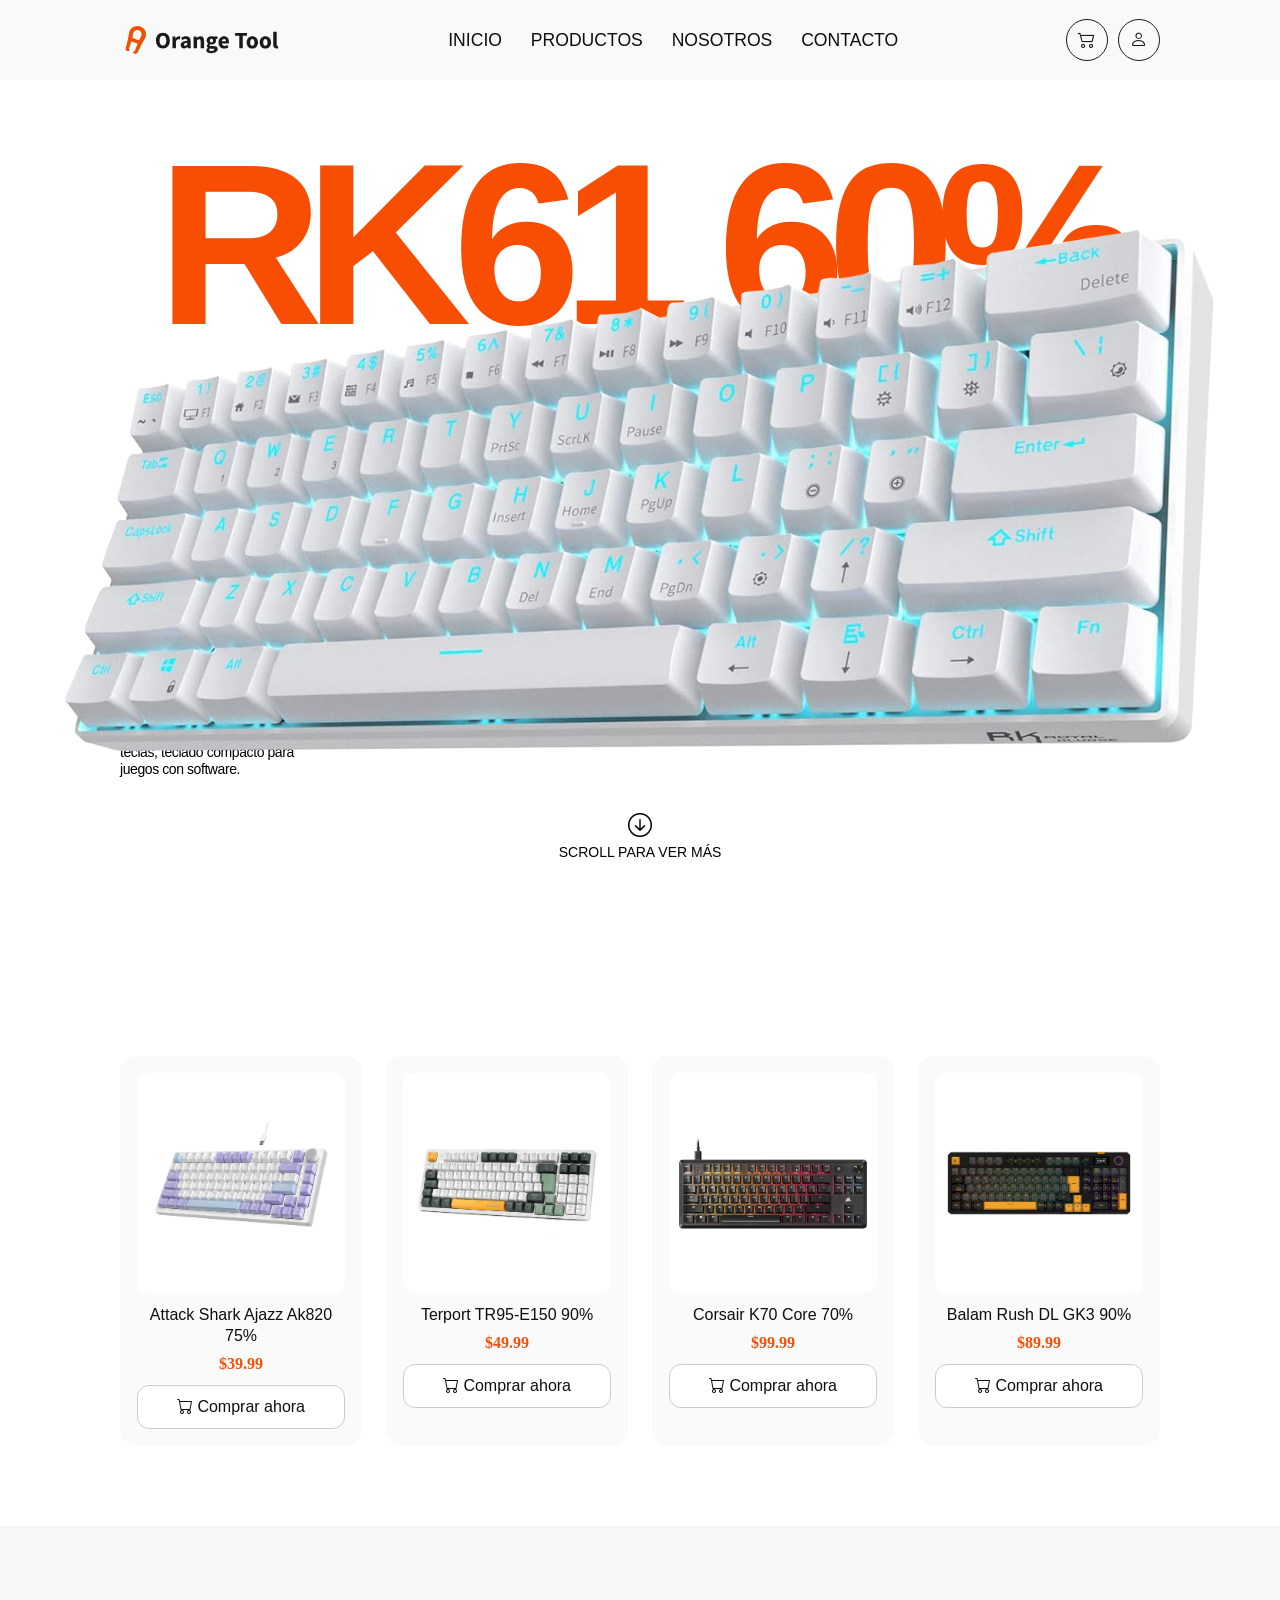
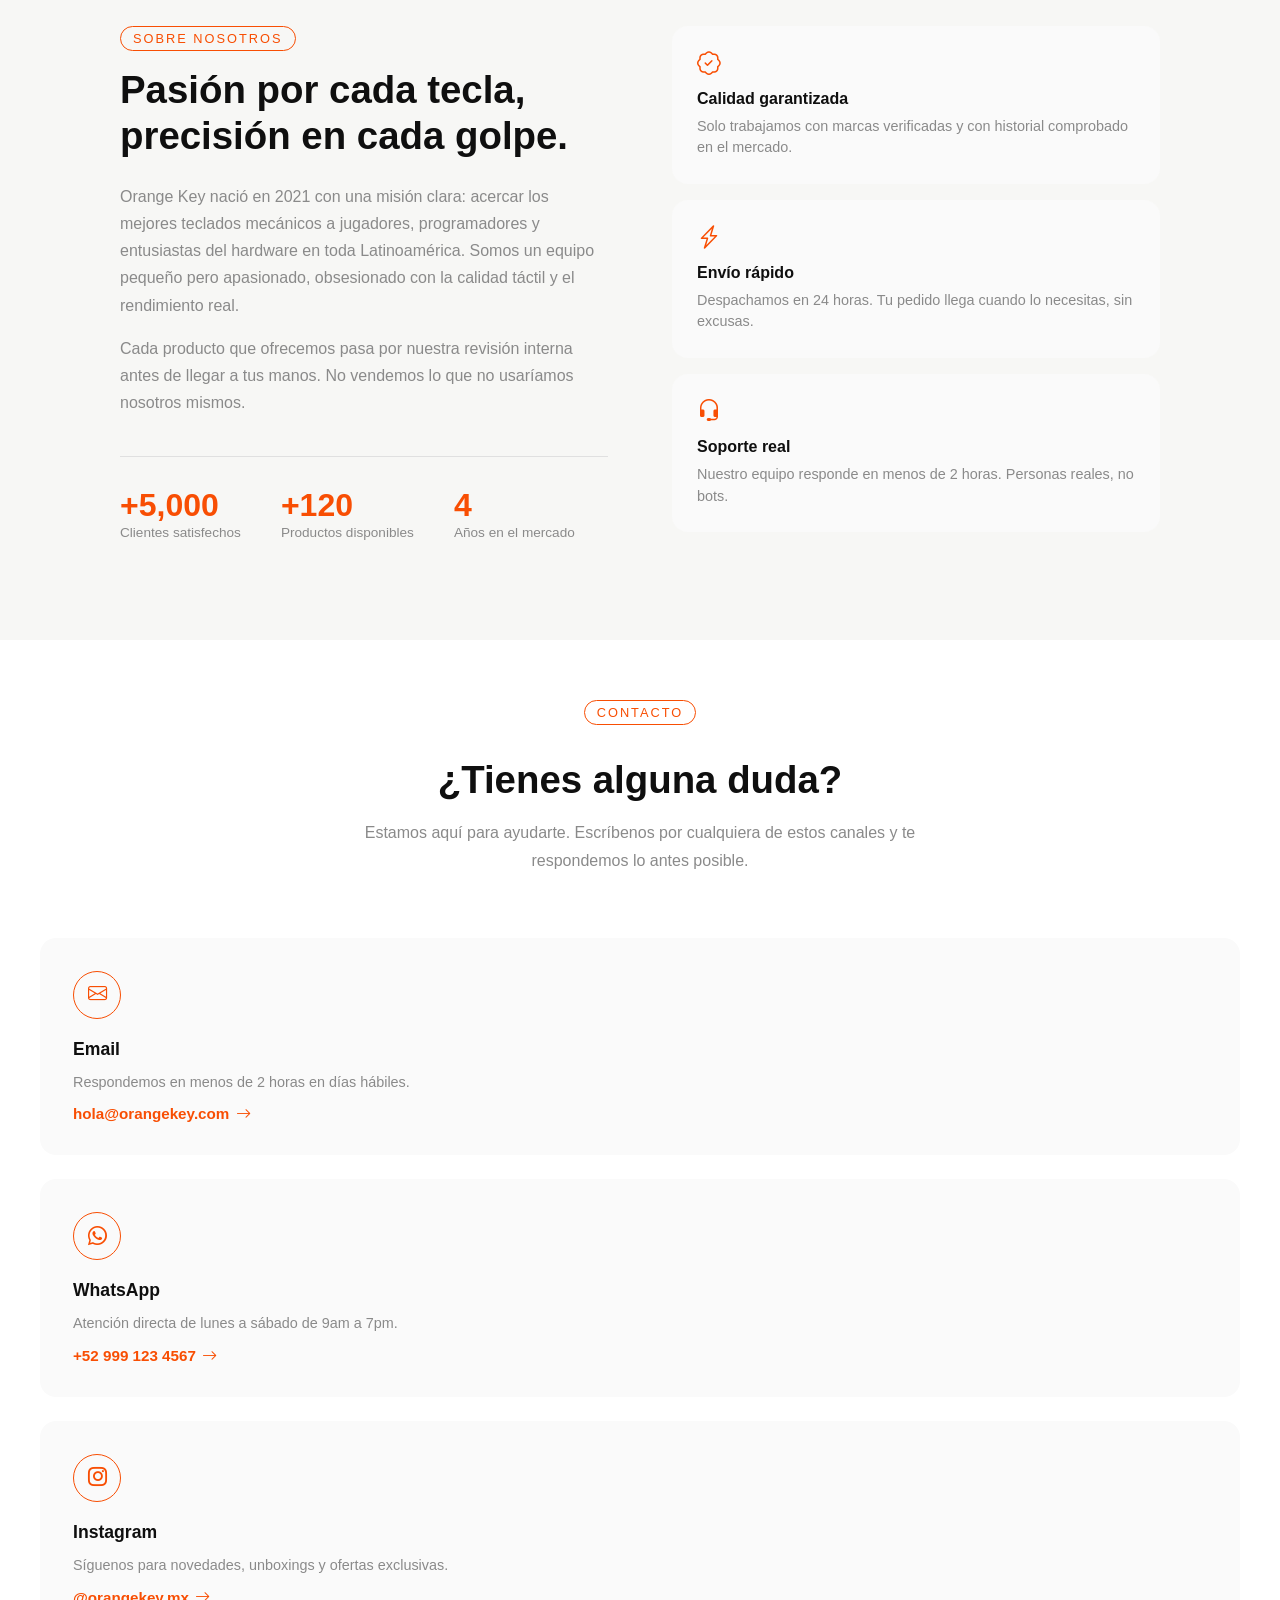
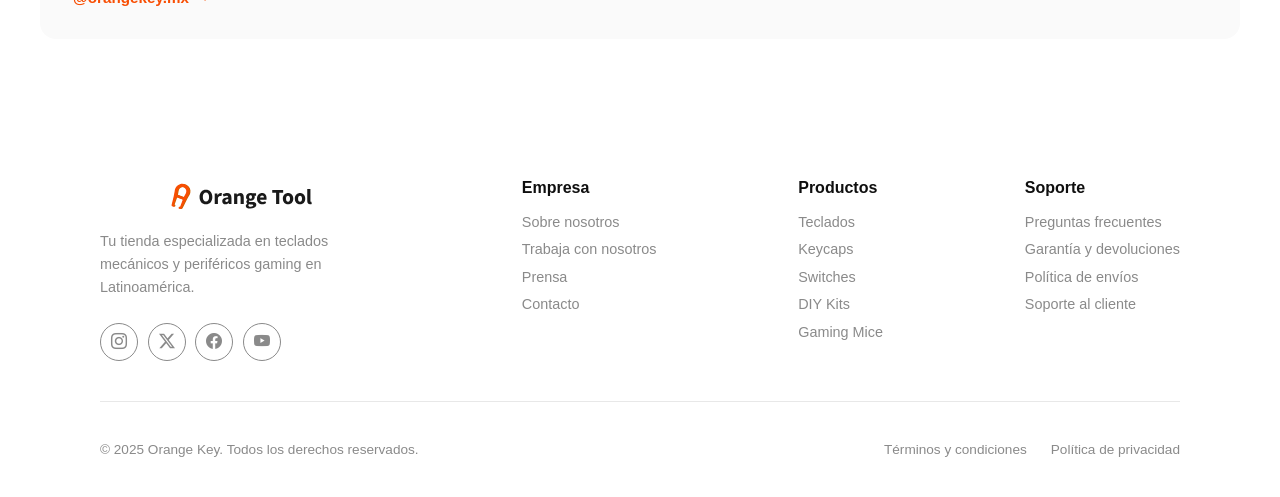
<file: index.html>
<!DOCTYPE html>
<html lang="es">

<head>
  <meta charset="UTF-8">
  <meta name="viewport" content="width=device-width, initial-scale=1.0">
  <link rel="stylesheet" href="https://cdn.jsdelivr.net/npm/bootstrap-icons@1.13.1/font/bootstrap-icons.min.css">
  <link href="https://unpkg.com/aos@2.3.1/dist/aos.css" rel="stylesheet">
  <link rel="stylesheet" href="CSS/mainstyle.css">
  <title>Orange Tool - Tienda</title>
  <link rel="icon" href="image/favicon-32x32.png" type="image/x-icon">
</head>

<body>
  <header data-aos="fade-down">
    <button type="button" class="abrir-menu" id="abrir">
      <i class="bi bi-list"></i>
    </button>

    <div class="logo-nav">
      <img src="image/Orange_Key_color.svg" alt="Logo Orange Tool">
    </div>

    <nav class="nav" id="nav">
      <button type="button" class="cerrar-menu" id="cerrar">
        <i class="bi bi-x-lg"></i>
      </button>

      <ul class="nav-list">
        <li class="poppins-bold"><a href="#">INICIO</a></li>
        <li class="poppins-regular"><a href="Paginas/productos.html">PRODUCTOS</a></li>
        <li class="poppins-regular"><a href="#nosotros">NOSOTROS</a></li>
        <li class="poppins-regular"><a href="#contacto">CONTACTO</a></li>
      </ul>
    </nav>

    <div class="icons_profile_carrito">
      <div class="carrito" id="btnCarrito">
        <i class="bi bi-cart2"></i>
        <span class="nav__carrito-contador" id="contadorCarrito">0</span>
      </div>

      <div class="login_register">
        <i class="bi bi-person"></i>
      </div>
    </div>
  </header>

  <main>
    <section class="hero">
      <div class="hero_bg_texto">
        RK61 60%
      </div>
      <div class="hero_producto_img">
        <img src="image/Keyboards/RK61_60/RK71_60_WM.png" alt="Teclado mecánico RK61 60%">
      </div>
      <div class="hero_prod_inf">
        <p class="hero_prod_titulo poppins-bold">Teclado Mecánico</p>
        <p class="hero_prod_parrafo poppins-regular">
          Teclado inalámbrico 60% Triple Modo BT5.0 / 2.4G / USB-C,
          61 teclas, teclado compacto para juegos con software.
        </p>
      </div>
      <div class="hero__scroll">
        <i class="bi bi-arrow-down-circle"></i>
        <span>SCROLL PARA VER MÁS</span>
      </div>
    </section>
    <section class="productos">
      <div class="productos__header">
        <h2 class="productos__titulo poppins-bold" data-aos="fade-up">Productos Recientes</h2>
      </div>
      <div class="productos__grid" id="gridProductos">
      </div>
    </section>
  </main>

  <div class="filtro-overlay" id="filtroOverlay"></div>


  <div class="carrito-overlay" id="carritoOverlay"></div>
  <aside class="carrito-panel" id="carritoPanel">
    <div class="carrito-panel__header">
      <h3 class="carrito-panel__titulo poppins-bold">Tu carrito</h3>
      <button class="carrito-panel__cerrar" id="btnCerrarCarrito">
        <i class="bi bi-x-lg"></i>
      </button>
    </div>
    <div class="carrito-panel__items" id="carritoItems"></div>
    <div class="carrito-panel__footer">
      <div class="carrito-panel__total">
        <span class="poppins-bold">Total</span>
        <span class="poppins-bold" id="carritoTotal">$0.00</span>
      </div>
      <button class="carrito-panel__btn-comprar poppins-bold" id="btnComprar">
        Comprar
      </button>
      <button class="carrito-panel__btn-borrar poppins-regular" id="btnBorrarCarrito">
        Vaciar carrito
      </button>
    </div>
  </aside>

  <section class="nosotros" id="nosotros">

    <div class="nosotros__contenido">
      <span class="nosotros__tag poppins-regular">SOBRE NOSOTROS</span>
      <h2 class="nosotros__titulo poppins-bold">
        Pasión por cada tecla, precisión en cada golpe.
      </h2>
      <p class="nosotros__parrafo poppins-regular">
        Orange Key nació en 2021 con una misión clara: acercar los mejores
        teclados mecánicos a jugadores, programadores y entusiastas del hardware
        en toda Latinoamérica. Somos un equipo pequeño pero apasionado,
        obsesionado con la calidad táctil y el rendimiento real.
      </p>
      <p class="nosotros__parrafo poppins-regular">
        Cada producto que ofrecemos pasa por nuestra revisión interna antes
        de llegar a tus manos. No vendemos lo que no usaríamos nosotros mismos.
      </p>

      <div class="nosotros__stats">
        <div class="nosotros__stat">
          <span class="nosotros__stat-numero poppins-bold">+5,000</span>
          <span class="nosotros__stat-label poppins-regular">Clientes satisfechos</span>
        </div>
        <div class="nosotros__stat">
          <span class="nosotros__stat-numero poppins-bold">+120</span>
          <span class="nosotros__stat-label poppins-regular">Productos disponibles</span>
        </div>
        <div class="nosotros__stat">
          <span class="nosotros__stat-numero poppins-bold">4</span>
          <span class="nosotros__stat-label poppins-regular">Años en el mercado</span>
        </div>
      </div>
    </div>

    <div class="nosotros__valores">
      <div class="nosotros__valor-card">
        <i class="bi bi-patch-check nosotros__valor-icono"></i>
        <h3 class="nosotros__valor-titulo poppins-bold">Calidad garantizada</h3>
        <p class="nosotros__valor-texto poppins-regular">
          Solo trabajamos con marcas verificadas y con historial comprobado en el mercado.
        </p>
      </div>
      <div class="nosotros__valor-card">
        <i class="bi bi-lightning-charge nosotros__valor-icono"></i>
        <h3 class="nosotros__valor-titulo poppins-bold">Envío rápido</h3>
        <p class="nosotros__valor-texto poppins-regular">
          Despachamos en 24 horas. Tu pedido llega cuando lo necesitas, sin excusas.
        </p>
      </div>
      <div class="nosotros__valor-card">
        <i class="bi bi-headset nosotros__valor-icono"></i>
        <h3 class="nosotros__valor-titulo poppins-bold">Soporte real</h3>
        <p class="nosotros__valor-texto poppins-regular">
          Nuestro equipo responde en menos de 2 horas. Personas reales, no bots.
        </p>
      </div>
    </div>
  </section>

  <section class="contacto" id="contacto">
    <div class="contacto__header">
      <span class="nosotros__tag poppins-regular">CONTACTO</span>
      <h2 class="contacto__titulo poppins-bold">¿Tienes alguna duda?</h2>
      <p class="contacto__subtitulo poppins-regular">
        Estamos aquí para ayudarte. Escríbenos por cualquiera de estos canales
        y te respondemos lo antes posible.
      </p>
    </div>
    <div class="contacto__grid">
      <div class="contacto__card">
        <div class="contacto__icono-wrap">
          <i class="bi bi-envelope"></i>
        </div>
        <h3 class="contacto__card-titulo poppins-bold">Email</h3>
        <p class="contacto__card-texto poppins-regular">Respondemos en menos de 2 horas en días hábiles.</p>
        <a href="mailto:hola@orangekey.com" class="contacto__link poppins-regular">
          hola@orangekey.com
          <i class="bi bi-arrow-right"></i>
        </a>
      </div>
      <div class="contacto__card">
        <div class="contacto__icono-wrap">
          <i class="bi bi-whatsapp"></i>
        </div>
        <h3 class="contacto__card-titulo poppins-bold">WhatsApp</h3>
        <p class="contacto__card-texto poppins-regular">Atención directa de lunes a sábado de 9am a 7pm.</p>
        <a href="https://wa.me/5219991234567" class="contacto__link poppins-regular" target="_blank">
          +52 999 123 4567
          <i class="bi bi-arrow-right"></i>
        </a>
      </div>
      <div class="contacto__card">
        <div class="contacto__icono-wrap">
          <i class="bi bi-instagram"></i>
        </div>
        <h3 class="contacto__card-titulo poppins-bold">Instagram</h3>
        <p class="contacto__card-texto poppins-regular">Síguenos para novedades, unboxings y ofertas exclusivas.</p>
        <a href="#" class="contacto__link poppins-regular" target="_blank">
          @orangekey.mx
          <i class="bi bi-arrow-right"></i>
        </a>
      </div>
    </div>
  </section>

  <footer class="footer">
    <div class="footer__top">
      <div class="footer__marca">
        <img src="image/Orange_Key_color.svg" alt="Orange Key Logo" class="footer__logo">
        <p class="footer__descripcion poppins-regular">
          Tu tienda especializada en teclados mecánicos y periféricos gaming en Latinoamérica.
        </p>
        <div class="footer__redes">
          <a href="#" class="footer__red" aria-label="Instagram">
            <i class="bi bi-instagram"></i>
          </a>
          <a href="#" class="footer__red" aria-label="Twitter / X">
            <i class="bi bi-twitter-x"></i>
          </a>
          <a href="#" class="footer__red" aria-label="Facebook">
            <i class="bi bi-facebook"></i>
          </a>
          <a href="#" class="footer__red" aria-label="YouTube">
            <i class="bi bi-youtube"></i>
          </a>
        </div>
      </div>
      <div class="footer__columna">
        <h4 class="footer__col-titulo poppins-bold">Empresa</h4>
        <ul class="footer__col-lista">
          <li><a href="index.html#nosotros" class="poppins-regular">Sobre nosotros</a></li>
          <li><a href="#" class="poppins-regular">Trabaja con nosotros</a></li>
          <li><a href="#" class="poppins-regular">Prensa</a></li>
          <li><a href="index.html#contacto" class="poppins-regular">Contacto</a></li>
        </ul>
      </div>
      <div class="footer__columna">
        <h4 class="footer__col-titulo poppins-bold">Productos</h4>
        <ul class="footer__col-lista">
          <li><a href="#" class="poppins-regular">Teclados</a></li>
          <li><a href="#" class="poppins-regular">Keycaps</a></li>
          <li><a href="#" class="poppins-regular">Switches</a></li>
          <li><a href="#" class="poppins-regular">DIY Kits</a></li>
          <li><a href="#" class="poppins-regular">Gaming Mice</a></li>
        </ul>
      </div>
      <div class="footer__columna">
        <h4 class="footer__col-titulo poppins-bold">Soporte</h4>
        <ul class="footer__col-lista">
          <li><a href="#" class="poppins-regular">Preguntas frecuentes</a></li>
          <li><a href="#" class="poppins-regular">Garantía y devoluciones</a></li>
          <li><a href="#" class="poppins-regular">Política de envíos</a></li>
          <li><a href="#" class="poppins-regular">Soporte al cliente</a></li>
        </ul>
      </div>
    </div>

    <hr class="footer__divider">
    <div class="footer__bottom">
      <p class="footer__copy poppins-regular">
        © 2025 Orange Key. Todos los derechos reservados.
      </p>
      <div class="footer__legal">
        <a href="#" class="poppins-regular">Términos y condiciones</a>
        <a href="#" class="poppins-regular">Política de privacidad</a>
      </div>
    </div>

  </footer>

  <script src="JS/burgermenu.js"></script>
  <script src="JS/main.js"></script>
  <script src="JS/carrito.js"></script>
  <script src="JS/mainproductos.js"></script>
  <script src="https://unpkg.com/aos@2.3.1/dist/aos.js"></script>
  <script>
    AOS.init();
  </script>
</body>

</html>
</file>
<file: CSS/mainstyle.css>
@import url('carrito.css');
@import url('colors.css');
@import url('filtros.css');
@import url('font_family.css');
@import url('header.css');
@import url('hero.css');
@import url('productos.css');
@import url(productos_pag.css);
@import url(sobrenosotros.css);
@import url(contactosec.css);
@import url(footer.css);

* {
    margin: 0;
    padding: 0;
    box-sizing: border-box;
}

html {
  scroll-behavior: smooth;
}

@import url('https://fonts.googleapis.com/css2?family=Poppins:wght@700&family=DM+Sans:wght@400;500&family=Figtree:wght@500&display=swap');
</file>
